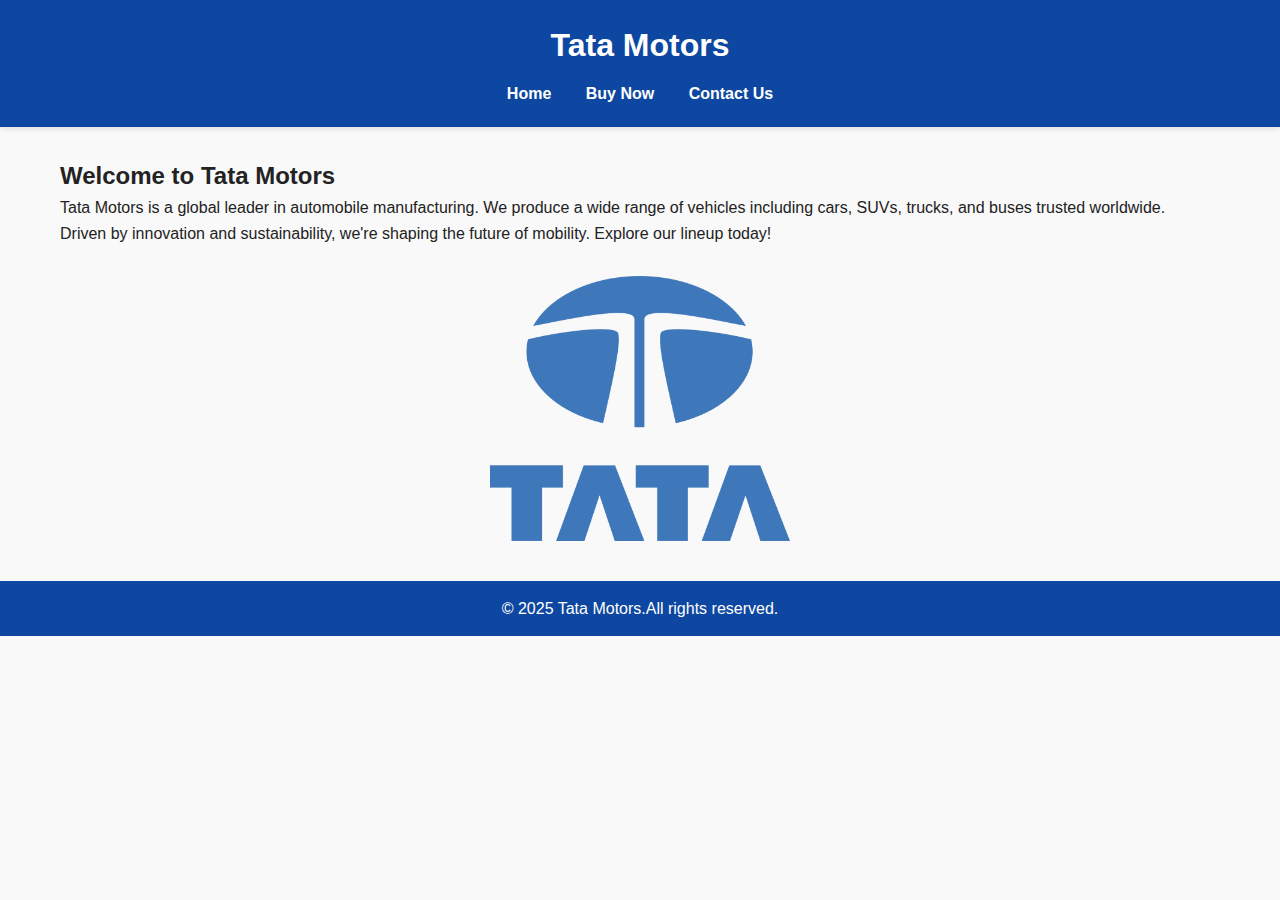
<file: ASSIGN1/index.html>
<!DOCTYPE html>
<html lang="en">
<head>
  <meta charset="UTF-8" />
  <title>Tata Motors - Home</title>
  <link rel="stylesheet" href="style.css" />
</head>
<body>
  <header>
    <h1>Tata Motors</h1>
    <nav>
      <a href="index.html">Home</a>
      <a href="buy.html">Buy Now</a>
      <a href="contact.html">Contact Us</a>
    </nav>
  </header>

  <main class="container">
    <section class="info">
      <h2>Welcome to Tata Motors</h2>
      <p>Tata Motors is a global leader in automobile manufacturing. We produce a wide range of vehicles including cars, SUVs, trucks, and buses trusted worldwide.</p>
      <p>Driven by innovation and sustainability, we're shaping the future of mobility. Explore our lineup today!</p>
    </section>
    <img src="tata-seeklogo.png" alt="Tata Logo" class="hero-img">
  </main>

  <footer>
    <p>© 2025 Tata Motors.All rights reserved.</p>
  </footer>
</body>
</html>
</file>
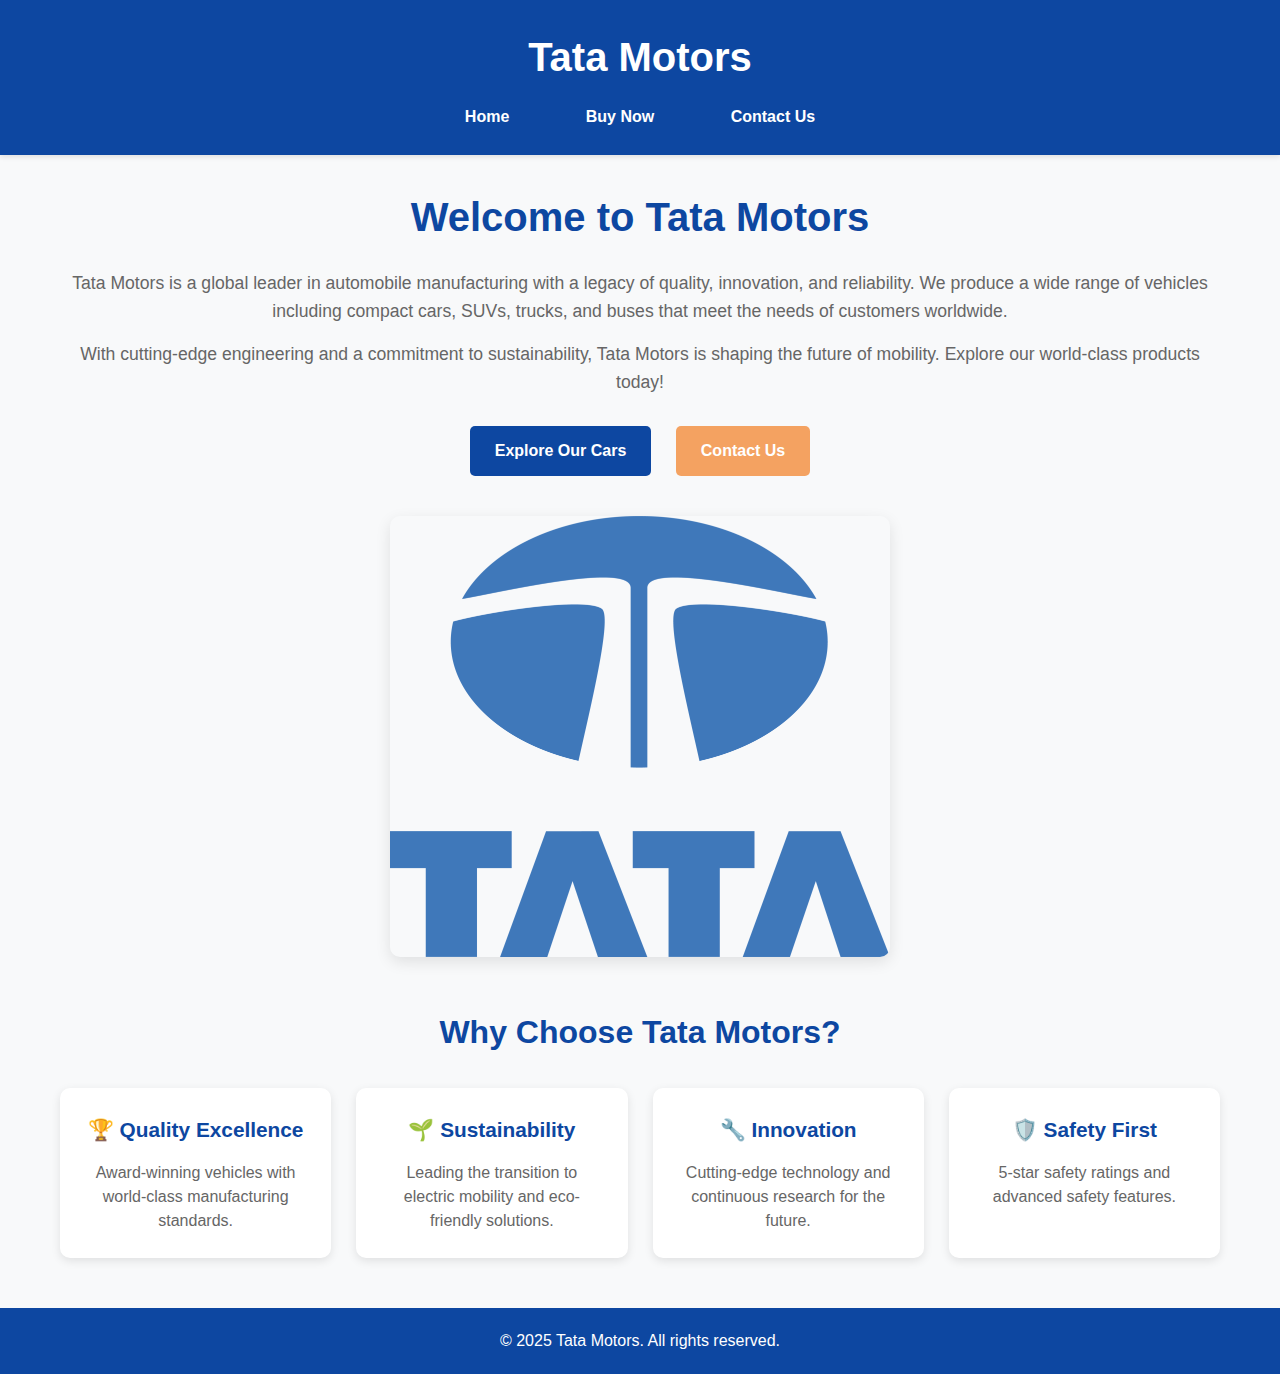
<file: ASSIGNMENT1/LABWORK/index.html>
<!DOCTYPE html>
<html lang="en">
<head>
  <meta charset="UTF-8" />
  <title>Tata Motors - Home</title>
  <link rel="stylesheet" href="style.css" />
</head>
<body>
  <header>
    <h1>Tata Motors</h1>
    <nav>
      <a href="index.html">Home</a>
      <a href="buy.html">Buy Now</a>
      <a href="contact.html">Contact Us</a>
    </nav>
  </header>

  <main class="container">
    <section class="info">
      <h2>Welcome to Tata Motors</h2>
      <p>Tata Motors is a global leader in automobile manufacturing with a legacy of quality, innovation, and reliability. We produce a wide range of vehicles including compact cars, SUVs, trucks, and buses that meet the needs of customers worldwide.</p>
      <p>With cutting-edge engineering and a commitment to sustainability, Tata Motors is shaping the future of mobility. Explore our world-class products today!</p>
      <div class="cta-buttons">
        <a href="buy.html" class="btn-primary">Explore Our Cars</a>
        <a href="contact.html" class="btn-secondary">Contact Us</a>
      </div>
    </section>
    
    <img src="tata-seeklogo.png" alt="Tata Logo" class="hero-img">
    
    <section class="features">
      <h3>Why Choose Tata Motors?</h3>
      <div class="feature-grid">
        <div class="feature-box">
          <h4>🏆 Quality Excellence</h4>
          <p>Award-winning vehicles with world-class manufacturing standards.</p>
        </div>
        <div class="feature-box">
          <h4>🌱 Sustainability</h4>
          <p>Leading the transition to electric mobility and eco-friendly solutions.</p>
        </div>
        <div class="feature-box">
          <h4>🔧 Innovation</h4>
          <p>Cutting-edge technology and continuous research for the future.</p>
        </div>
        <div class="feature-box">
          <h4>🛡️ Safety First</h4>
          <p>5-star safety ratings and advanced safety features.</p>
        </div>
      </div>
    </section>
  </main>

  <footer>
    <p>© 2025 Tata Motors. All rights reserved.</p>
  </footer>
</body>
</html>
</file>
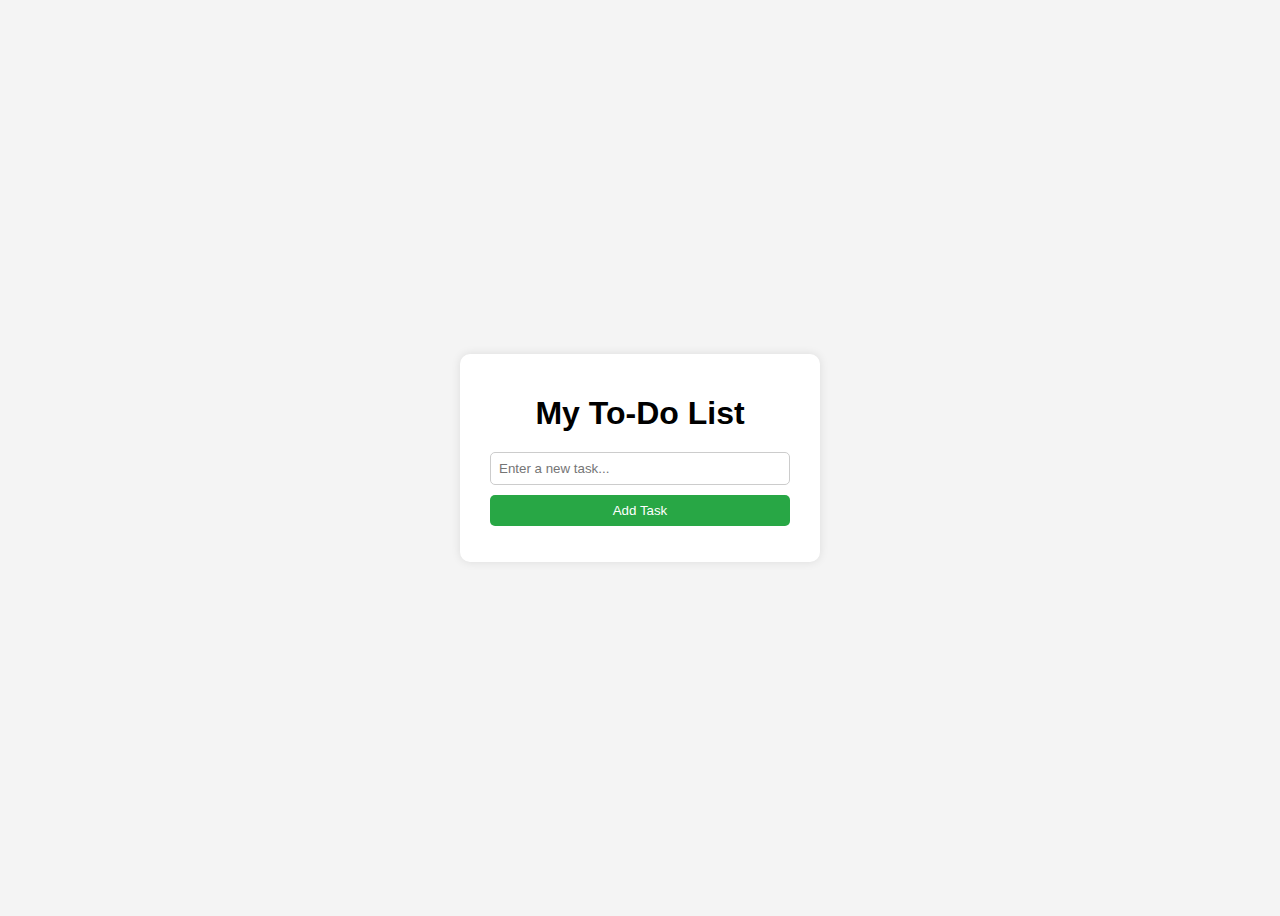
<file: ASSIGNMENT2/LABWORK/index.html>
<!DOCTYPE html>
<html lang="en">
<head>
  <meta charset="UTF-8">
  <title>Simple To-Do List</title>
  <link rel="stylesheet" href="style.css">
</head>
<body>
  <div class="todo-container">
    <h1> My To-Do List</h1>
    <input type="text" id="taskInput" placeholder="Enter a new task...">
    <button onclick="addTask()">Add Task</button>
    <ul id="taskList"></ul>
  </div>
  <script src="script.js"></script>
</body>
</html>
</file>
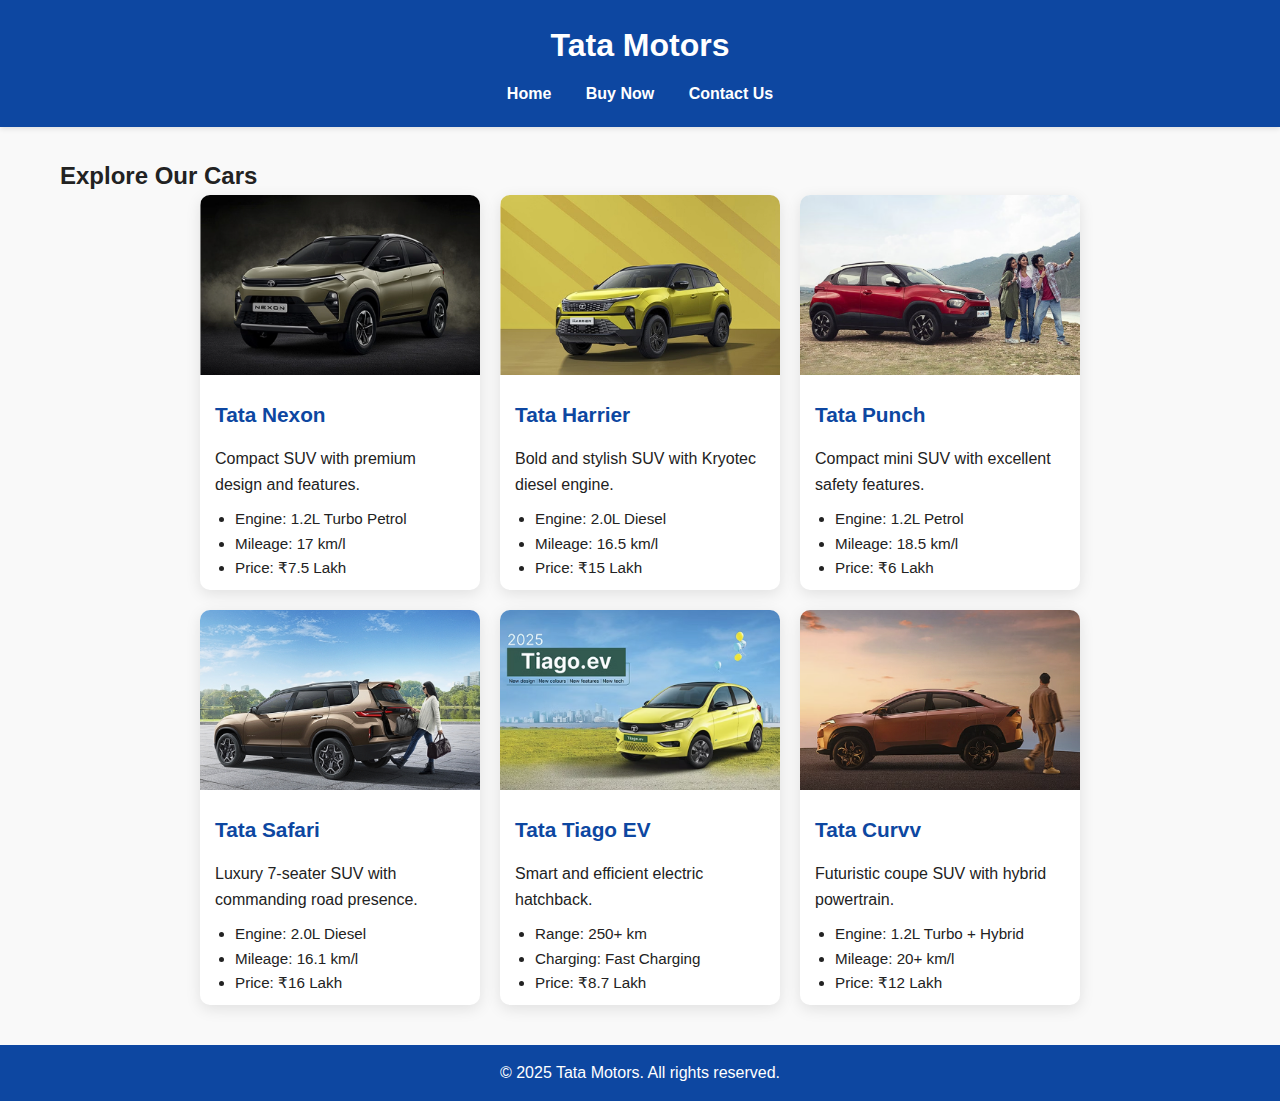
<file: ASSIGN1/buy.html>
<!DOCTYPE html>
<html lang="en">
<head>
  <meta charset="UTF-8" />
  <title>Tata Motors - Buy Now</title>
  <link rel="stylesheet" href="style.css" />
</head>
<body>
  <header>
    <h1>Tata Motors</h1>
    <nav>
      <a href="index.html">Home</a>
      <a href="buy.html">Buy Now</a>
      <a href="contact.html">Contact Us</a>
    </nav>
  </header>

  <main class="container">
    <h2>Explore Our Cars</h2>
    <div class="car-list">

      <div class="car">
        <img src="nexon.png" alt="Tata Nexon">
        <h3>Tata Nexon</h3>
        <p>Compact SUV with premium design and features.</p>
        <ul>
          <li>Engine: 1.2L Turbo Petrol</li>
          <li>Mileage: 17 km/l</li>
          <li>Price: ₹7.5 Lakh</li>
        </ul>
      </div>

      <div class="car">
        <img src="harrier.png" alt="Tata Harrier">
        <h3>Tata Harrier</h3>
        <p>Bold and stylish SUV with Kryotec diesel engine.</p>
        <ul>
          <li>Engine: 2.0L Diesel</li>
          <li>Mileage: 16.5 km/l</li>
          <li>Price: ₹15 Lakh</li>
        </ul>
      </div>

      <div class="car">
        <img src="punch.png" alt="Tata Punch">
        <h3>Tata Punch</h3>
        <p>Compact mini SUV with excellent safety features.</p>
        <ul>
          <li>Engine: 1.2L Petrol</li>
          <li>Mileage: 18.5 km/l</li>
          <li>Price: ₹6 Lakh</li>
        </ul>
      </div>

      <div class="car">
        <img src="safari.png" alt="Tata Safari">
        <h3>Tata Safari</h3>
        <p>Luxury 7-seater SUV with commanding road presence.</p>
        <ul>
          <li>Engine: 2.0L Diesel</li>
          <li>Mileage: 16.1 km/l</li>
          <li>Price: ₹16 Lakh</li>
        </ul>
      </div>

      <div class="car">
        <img src="tiago.png" alt="Tata Tiago EV">
        <h3>Tata Tiago EV</h3>
        <p>Smart and efficient electric hatchback.</p>
        <ul>
          <li>Range: 250+ km</li>
          <li>Charging: Fast Charging</li>
          <li>Price: ₹8.7 Lakh</li>
        </ul>
      </div>

      <div class="car">
        <img src="curvv.png" alt="Tata Curvv">
        <h3>Tata Curvv</h3>
        <p>Futuristic coupe SUV with hybrid powertrain.</p>
        <ul>
          <li>Engine: 1.2L Turbo + Hybrid</li>
          <li>Mileage: 20+ km/l</li>
          <li>Price: ₹12 Lakh</li>
        </ul>
      </div>

    </div>
  </main>

  <footer>
    <p>© 2025 Tata Motors. All rights reserved.</p>
  </footer>
</body>
</html>
</file>
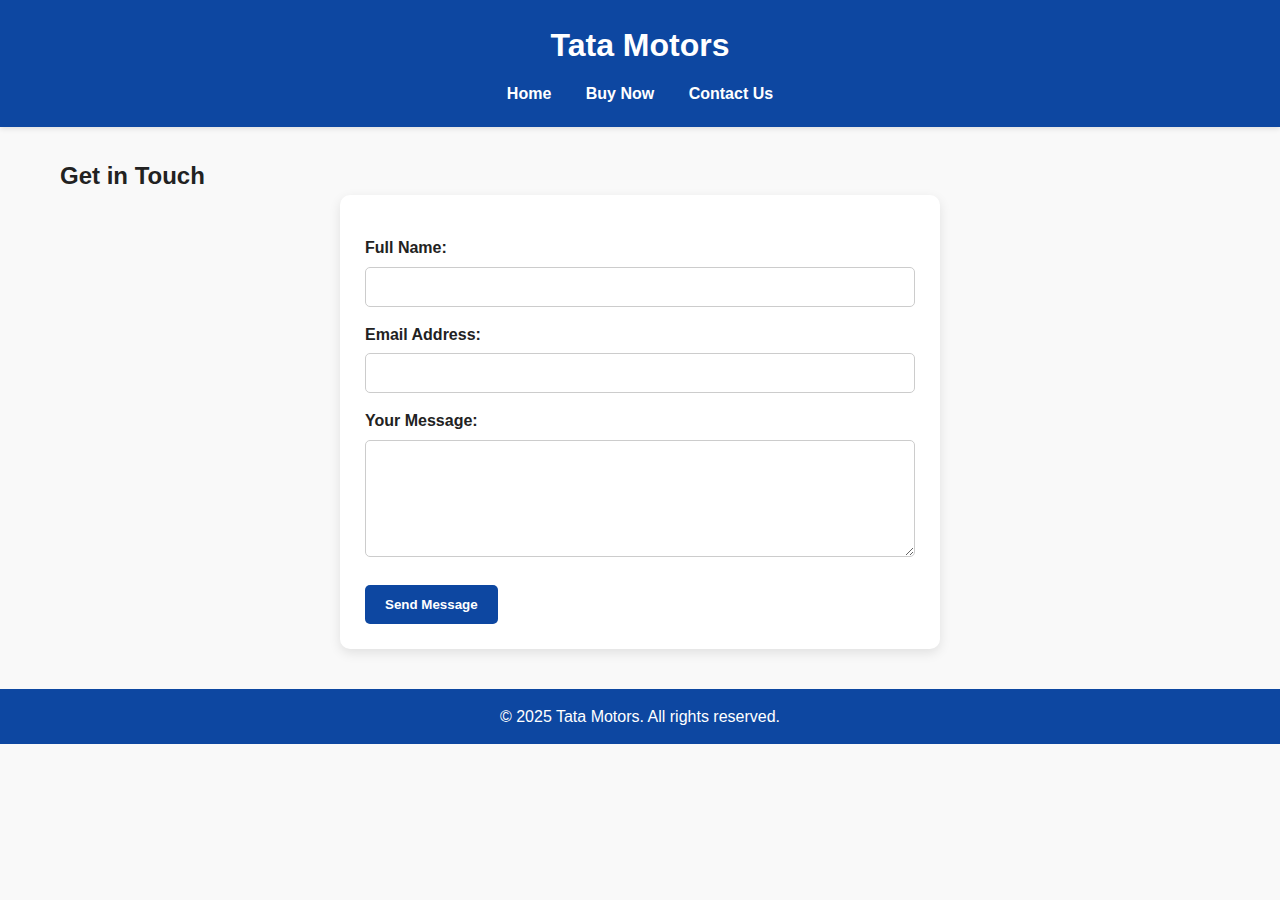
<file: ASSIGN1/contact.html>
<!DOCTYPE html>
<html lang="en">
<head>
  <meta charset="UTF-8" />
  <title>Tata Motors - Contact Us</title>
  <link rel="stylesheet" href="style.css" />
</head>
<body>
  <header>
    <h1>Tata Motors</h1>
    <nav>
      <a href="index.html">Home</a>
      <a href="buy.html">Buy Now</a>
      <a href="contact.html">Contact Us</a>
    </nav>
  </header>

  <main class="container">
    <h2>Get in Touch</h2>
    <form class="contact-form">
      <label for="name">Full Name:</label>
      <input type="text" id="name" name="name" required />

      <label for="email">Email Address:</label>
      <input type="email" id="email" name="email" required />

      <label for="message">Your Message:</label>
      <textarea id="message" name="message" rows="5" required></textarea>

      <button type="submit">Send Message</button>
    </form>
  </main>

  <footer>
    <p>© 2025 Tata Motors. All rights reserved.</p>
  </footer>
</body>
</html>
</file>
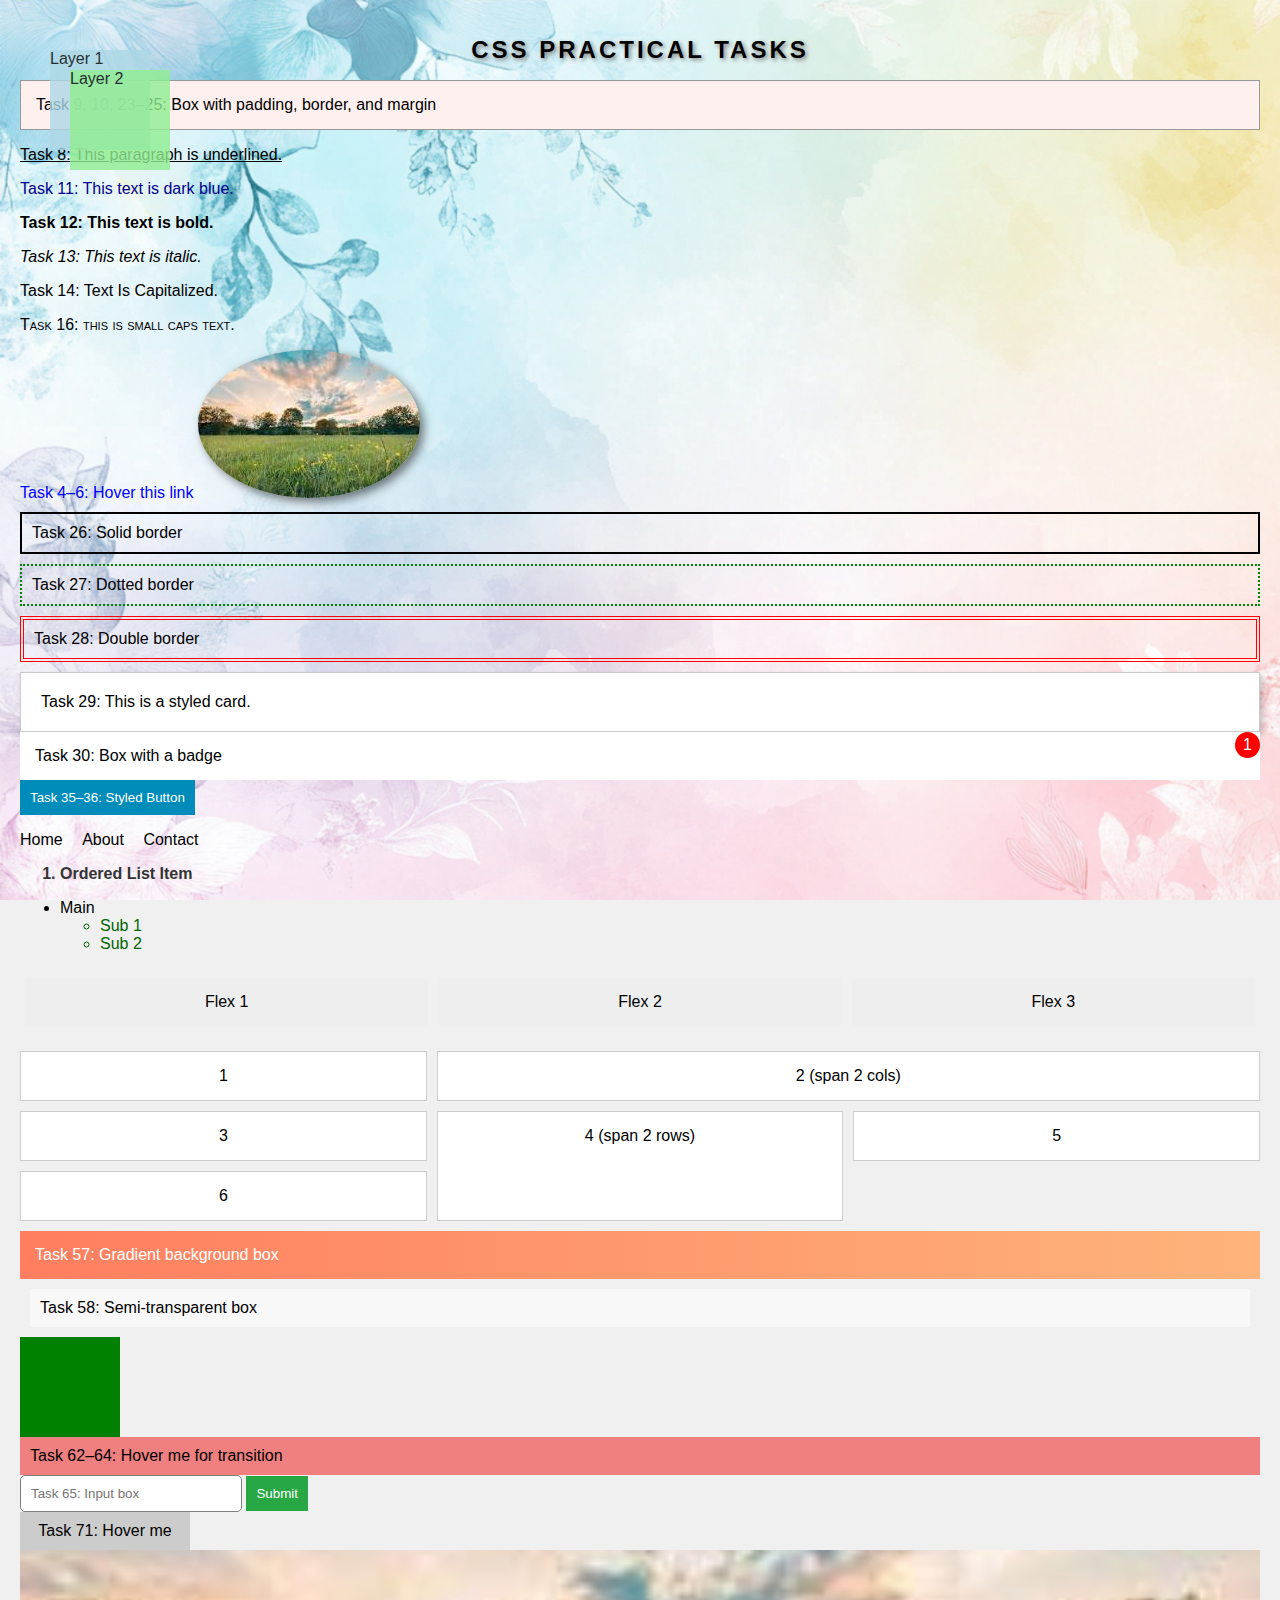
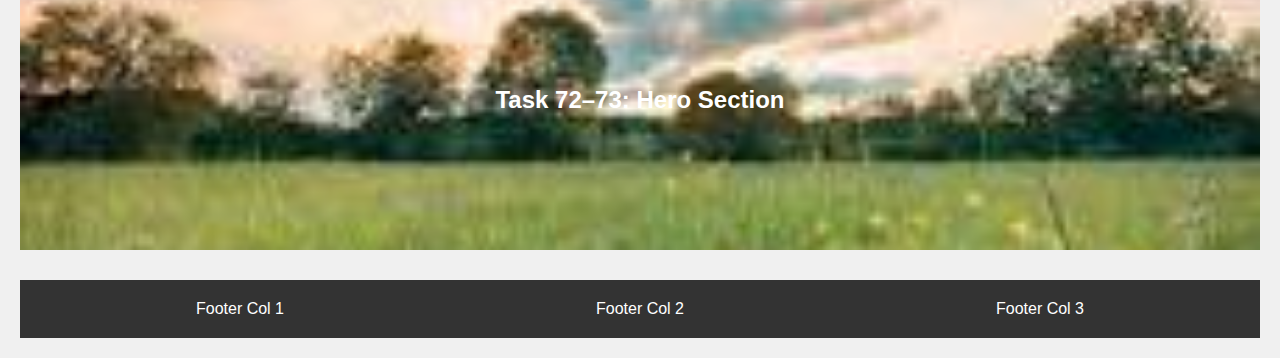
<file: ASSIGNMENT1/HOMEWORK/practical1.html>
<!DOCTYPE html>
<html lang="en">
<head>
  <meta charset="UTF-8" />
  <meta name="viewport" content="width=device-width, initial-scale=1.0" />
  <title>CSS Practical Tasks</title>
  <link rel="stylesheet" href="style.css" />
</head>
<body>

  <h1 id="mainHeading">CSS Practical Tasks</h1>

  <p id="boxPara">Task 9, 10, 23–25: Box with padding, border, and margin</p>
  <p class="underlineText">Task 8: This paragraph is underlined.</p>
  <p class="coloredText">Task 11: This text is dark blue.</p>
  <p class="boldText">Task 12: This text is bold.</p>
  <p class="italicText">Task 13: This text is italic.</p>
  <p class="capitalized">task 14: text is capitalized.</p>
  <p class="smallCaps">Task 16: this is small caps text.</p>

  <a href="#">Task 4–6: Hover this link</a>

  <img id="myImage" src="1.jpg" alt="Task 20–22: Circular Image" />

  <div class="borderSolid">Task 26: Solid border</div>
  <div class="borderDotted">Task 27: Dotted border</div>
  <div class="borderDouble">Task 28: Double border</div>

  <div id="cardBox">Task 29: This is a styled card.</div>

  <div id="relativeBox">
    Task 30: Box with a badge
    <div id="badge">1</div>
  </div>

  <div class="layerBox" id="layer1">Layer 1</div>
  <div class="layerBox" id="layer2">Layer 2</div>

  <button id="myButton">Task 35–36: Styled Button</button>

  <ul id="myList">
    <li>Home</li>
    <li>About</li>
    <li>Contact</li>
  </ul>

  <ol>
    <li>Ordered List Item</li>
  </ol>
  <ul>
    <li>Main</li>
    <ul>
      <li>Sub 1</li>
      <li>Sub 2</li>
    </ul>
  </ul>

  <div id="flexContainer">
    <div class="flexItem">Flex 1</div>
    <div class="flexItem">Flex 2</div>
    <div class="flexItem">Flex 3</div>
  </div>

  <div id="gridContainer">
    <div class="gridItem">1</div>
    <div class="gridItem gridSpanCol">2 (span 2 cols)</div>
    <div class="gridItem">3</div>
    <div class="gridItem gridSpanRow">4 (span 2 rows)</div>
    <div class="gridItem">5</div>
    <div class="gridItem">6</div>
  </div>

  <div id="gradientBox">Task 57: Gradient background box</div>
  <div class="transparentBox">Task 58: Semi-transparent box</div>

  <div id="animatedBox"></div>

  <div class="transitionBox">Task 62–64: Hover me for transition</div>

  <form>
    <input type="text" id="inputText" placeholder="Task 65: Input box" />
    <button type="submit" id="submitBtn">Submit</button>
  </form>

  <div id="hoverBox">
    Task 71: Hover me
    <div id="hiddenText">Now visible!</div>
  </div>

  <section id="myhero">
    <h2>Task 72–73: Hero Section</h2>
  </section>

  <footer id="footerBox">
    <div class="footerCol">Footer Col 1</div>
    <div class="footerCol">Footer Col 2</div>
    <div class="footerCol">Footer Col 3</div>
  </footer>

</body>
</html>
</file>
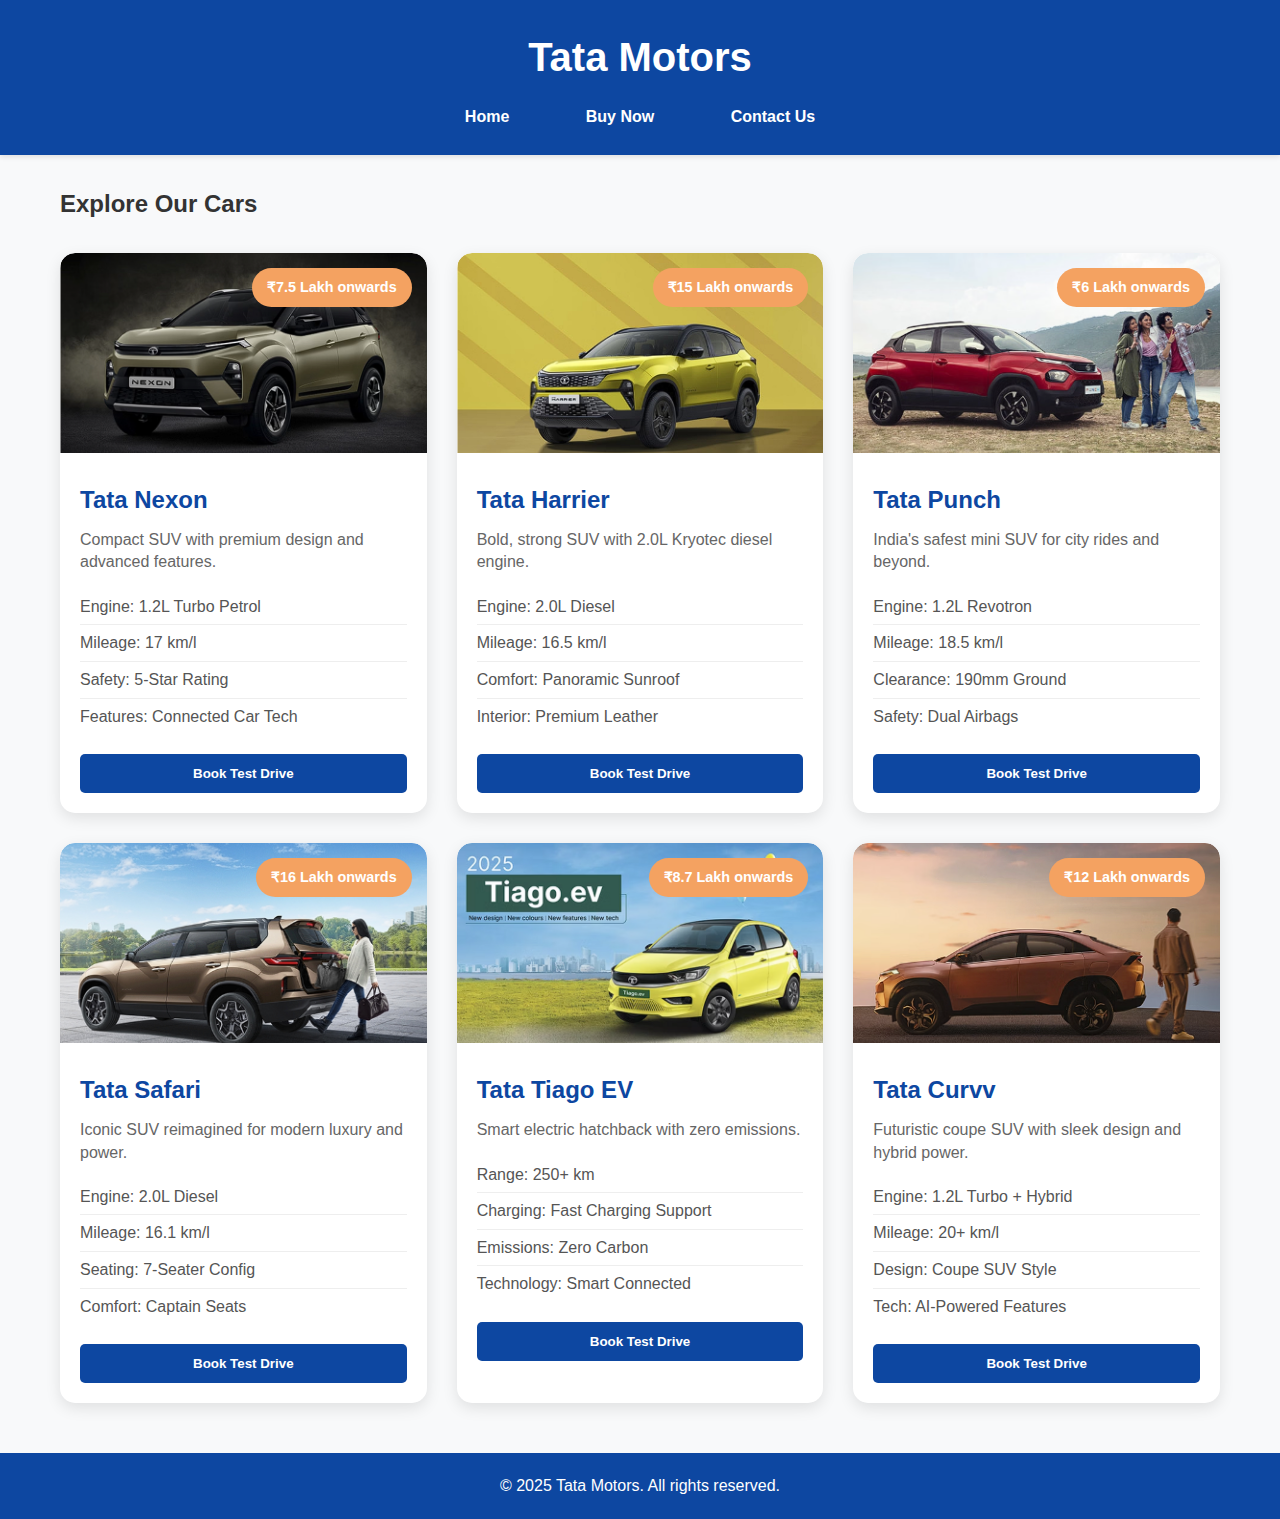
<file: ASSIGNMENT1/LABWORK/buy.html>
<!DOCTYPE html>
<html lang="en">
<head>
  <meta charset="UTF-8" />
  <title>Tata Motors - Buy Now</title>
  <link rel="stylesheet" href="style.css" />
</head>
<body>
  <header>
    <h1>Tata Motors</h1>
    <nav>
      <a href="index.html">Home</a>
      <a href="buy.html">Buy Now</a>
      <a href="contact.html">Contact Us</a>
    </nav>
  </header>

  <main class="container">
    <h2>Explore Our Cars</h2>
    <div class="car-list">
      <div class="car">
        <img src="nexon.png" alt="Tata Nexon">
        <div class="price-tag">₹7.5 Lakh onwards</div>
        <h3>Tata Nexon</h3>
        <p>Compact SUV with premium design and advanced features.</p>
        <ul>
          <li>Engine: 1.2L Turbo Petrol</li>
          <li>Mileage: 17 km/l</li>
          <li>Safety: 5-Star Rating</li>
          <li>Features: Connected Car Tech</li>
        </ul>
        <button class="btn-primary">Book Test Drive</button>
      </div>

      <div class="car">
        <img src="harrier.png" alt="Tata Harrier">
        <div class="price-tag">₹15 Lakh onwards</div>
        <h3>Tata Harrier</h3>
        <p>Bold, strong SUV with 2.0L Kryotec diesel engine.</p>
        <ul>
          <li>Engine: 2.0L Diesel</li>
          <li>Mileage: 16.5 km/l</li>
          <li>Comfort: Panoramic Sunroof</li>
          <li>Interior: Premium Leather</li>
        </ul>
        <button class="btn-primary">Book Test Drive</button>
      </div>

      <div class="car">
        <img src="punch.png" alt="Tata Punch">
        <div class="price-tag">₹6 Lakh onwards</div>
        <h3>Tata Punch</h3>
        <p>India's safest mini SUV for city rides and beyond.</p>
        <ul>
          <li>Engine: 1.2L Revotron</li>
          <li>Mileage: 18.5 km/l</li>
          <li>Clearance: 190mm Ground</li>
          <li>Safety: Dual Airbags</li>
        </ul>
        <button class="btn-primary">Book Test Drive</button>
      </div>

      <div class="car">
        <img src="safari.png" alt="Tata Safari">
        <div class="price-tag">₹16 Lakh onwards</div>
        <h3>Tata Safari</h3>
        <p>Iconic SUV reimagined for modern luxury and power.</p>
        <ul>
          <li>Engine: 2.0L Diesel</li>
          <li>Mileage: 16.1 km/l</li>
          <li>Seating: 7-Seater Config</li>
          <li>Comfort: Captain Seats</li>
        </ul>
        <button class="btn-primary">Book Test Drive</button>
      </div>

      <div class="car">
        <img src="tiago.png" alt="Tata Tiago EV">
        <div class="price-tag">₹8.7 Lakh onwards</div>
        <h3>Tata Tiago EV</h3>
        <p>Smart electric hatchback with zero emissions.</p>
        <ul>
          <li>Range: 250+ km</li>
          <li>Charging: Fast Charging Support</li>
          <li>Emissions: Zero Carbon</li>
          <li>Technology: Smart Connected</li>
        </ul>
        <button class="btn-primary">Book Test Drive</button>
      </div>

      <div class="car">
        <img src="curvv.png" alt="Tata Curvv">
        <div class="price-tag">₹12 Lakh onwards</div>
        <h3>Tata Curvv</h3>
        <p>Futuristic coupe SUV with sleek design and hybrid power.</p>
        <ul>
          <li>Engine: 1.2L Turbo + Hybrid</li>
          <li>Mileage: 20+ km/l</li>
          <li>Design: Coupe SUV Style</li>
          <li>Tech: AI-Powered Features</li>
        </ul>
        <button class="btn-primary">Book Test Drive</button>
      </div>
    </div>
  </main>

  <footer>
    <p>© 2025 Tata Motors. All rights reserved.</p>
  </footer>
</body>
</html>
</file>
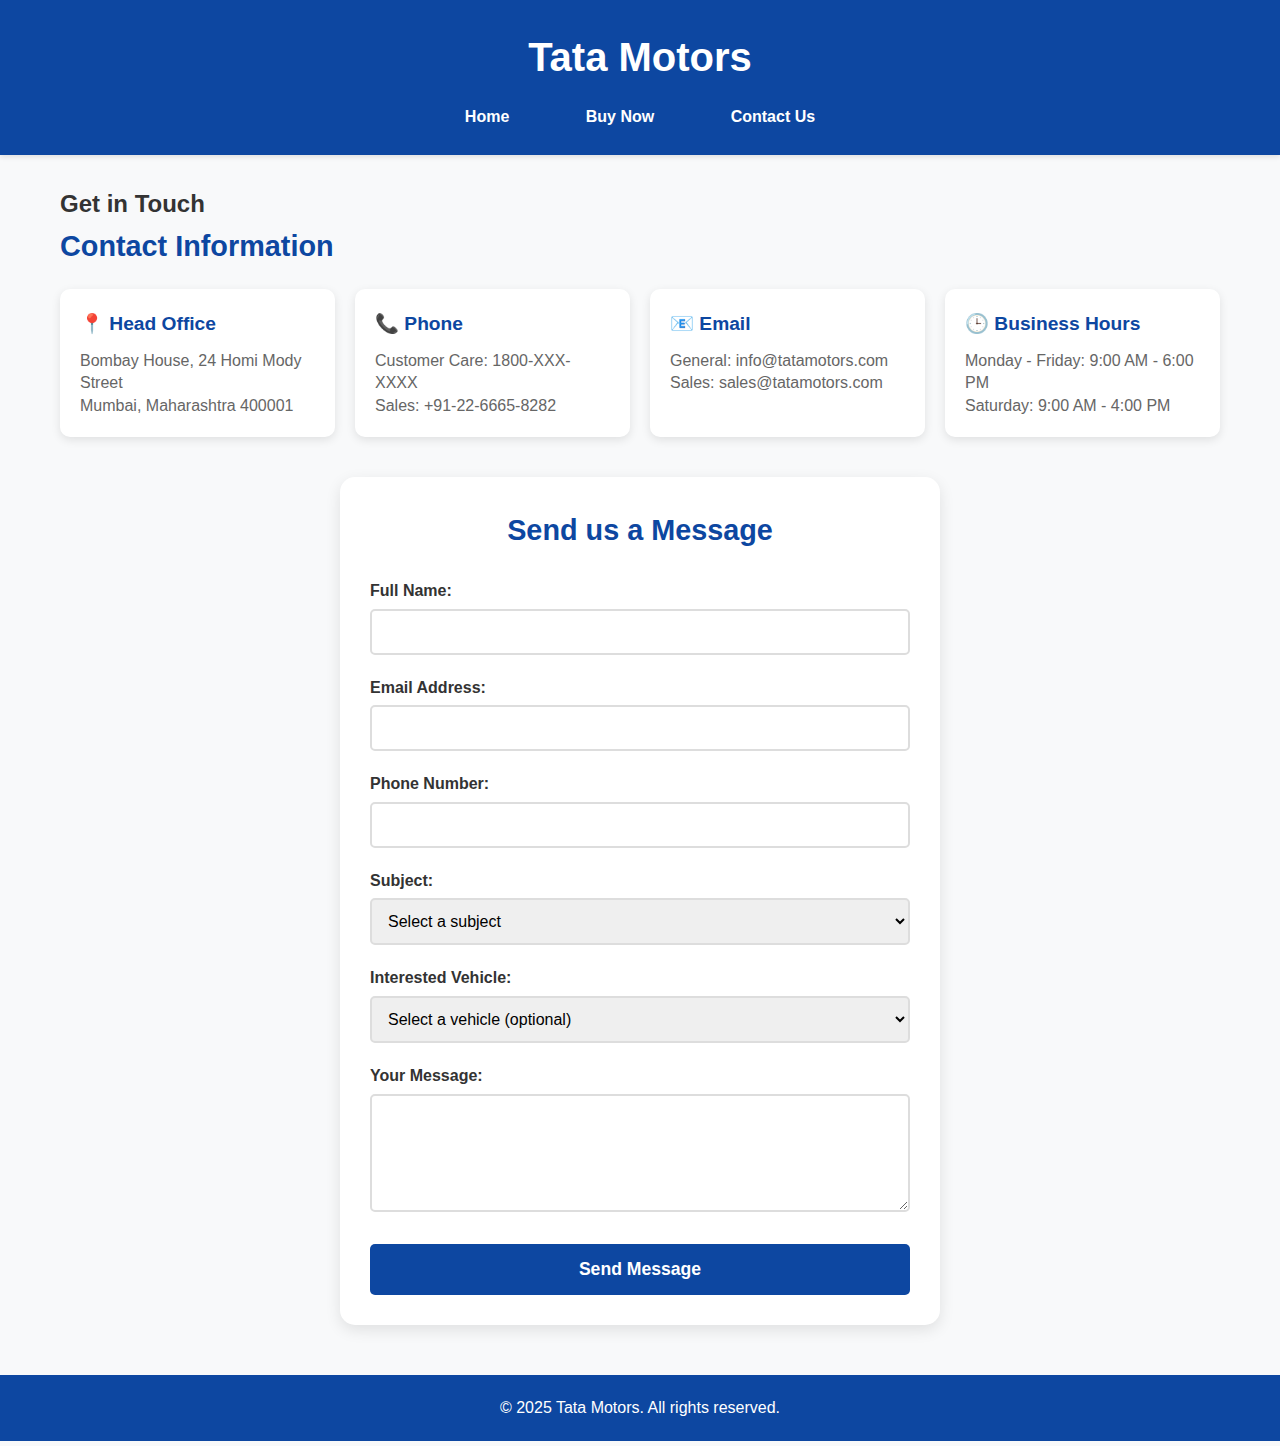
<file: ASSIGNMENT1/LABWORK/contact.html>
<!DOCTYPE html>
<html lang="en">
<head>
  <meta charset="UTF-8" />
  <title>Tata Motors - Contact Us</title>
  <link rel="stylesheet" href="style.css" />
</head>
<body>
  <header>
    <h1>Tata Motors</h1>
    <nav>
      <a href="index.html">Home</a>
      <a href="buy.html">Buy Now</a>
      <a href="contact.html">Contact Us</a>
    </nav>
  </header>

  <main class="container">
    <h2>Get in Touch</h2>
    
    <div class="contact-info">
      <h3>Contact Information</h3>
      <div class="info-grid">
        <div class="info-box">
          <h4>📍 Head Office</h4>
          <p>Bombay House, 24 Homi Mody Street<br>Mumbai, Maharashtra 400001</p>
        </div>
        <div class="info-box">
          <h4>📞 Phone</h4>
          <p>Customer Care: 1800-XXX-XXXX<br>Sales: +91-22-6665-8282</p>
        </div>
        <div class="info-box">
          <h4>📧 Email</h4>
          <p>General: info@tatamotors.com<br>Sales: sales@tatamotors.com</p>
        </div>
        <div class="info-box">
          <h4>🕒 Business Hours</h4>
          <p>Monday - Friday: 9:00 AM - 6:00 PM<br>Saturday: 9:00 AM - 4:00 PM</p>
        </div>
      </div>
    </div>

    <form class="contact-form">
      <h3>Send us a Message</h3>
      
      <label for="name">Full Name:</label>
      <input type="text" id="name" name="name" required />

      <label for="email">Email Address:</label>
      <input type="email" id="email" name="email" required />

      <label for="phone">Phone Number:</label>
      <input type="tel" id="phone" name="phone" required />

      <label for="subject">Subject:</label>
      <select id="subject" name="subject" required>
        <option value="">Select a subject</option>
        <option value="inquiry">General Inquiry</option>
        <option value="test-drive">Test Drive Request</option>
        <option value="purchase">Purchase Information</option>
        <option value="service">Service Support</option>
        <option value="feedback">Feedback</option>
      </select>

      <label for="vehicle">Interested Vehicle:</label>
      <select id="vehicle" name="vehicle">
        <option value="">Select a vehicle (optional)</option>
        <option value="nexon">Tata Nexon</option>
        <option value="harrier">Tata Harrier</option>
        <option value="punch">Tata Punch</option>
        <option value="safari">Tata Safari</option>
        <option value="tiago-ev">Tata Tiago EV</option>
        <option value="curvv">Tata Curvv</option>
      </select>

      <label for="message">Your Message:</label>
      <textarea id="message" name="message" rows="5" required></textarea>

      <button type="submit">Send Message</button>
    </form>
  </main>

  <footer>
    <p>© 2025 Tata Motors. All rights reserved.</p>
  </footer>
</body>
</html>
</file>
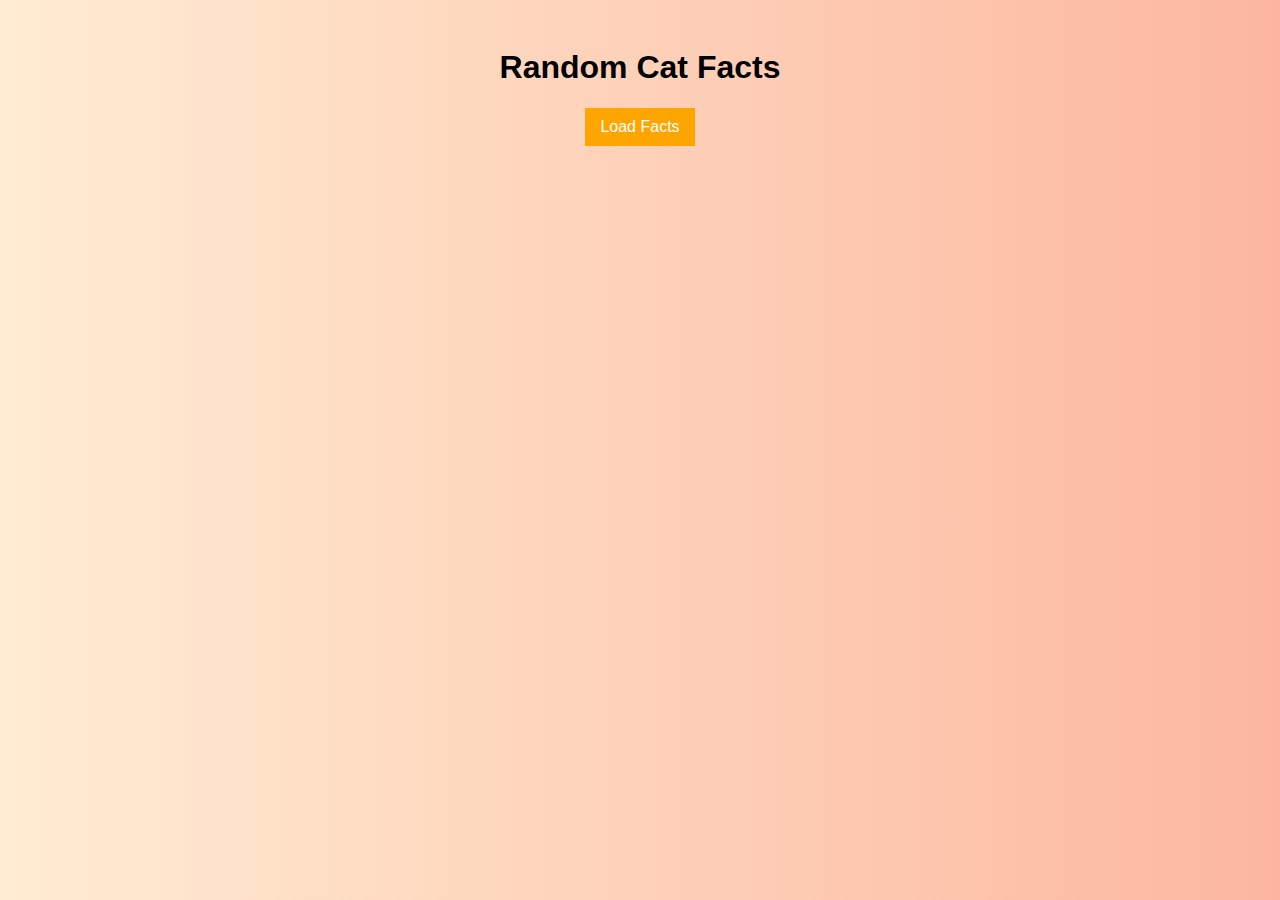
<file: ASSIGNMENT3/LABWORK/fetchcat.html>
<!DOCTYPE html>
<html>
<head>
    <title>Fetch API Example</title>
    <style>
        body {
            font-family: Arial, sans-serif;
            background: linear-gradient(to right, #ffecd2, #fcb69f);
            text-align: center;
            padding: 20px;
        }

        #loadBtn {
            background-color: orange;
            color: white;
            border: none;
            padding: 10px 15px;
            font-size: 16px;
            cursor: pointer;
        }

        .fact {
            background-color: white;
            border: 1px solid #ddd;
            padding: 10px;
            margin: 10px;
        }
    </style>
</head>
<body>

    <h1>Random Cat Facts</h1>
    <button id="loadBtn">Load Facts</button>
    <div id="facts"></div>

    <script>
        async function loadFacts() {
            let container = document.getElementById("facts");
            container.innerHTML = "";

            for (let i = 0; i < 5; i++) {
                let res = await fetch("https://catfact.ninja/fact");
                let data = await res.json();
                
                let div = document.createElement("div");
                div.className = "fact";
                
                let text = "";
                for (let key in data) {
                    text += key + ": " + data[key] + "\n";
                }
                
                div.textContent = text;
                container.appendChild(div);
            }
        }

        document.getElementById("loadBtn").onclick = loadFacts;
    </script>

</body>
</html>
</file>
<file: ASSIGN1/style.css>
* {
  margin: 0;
  padding: 0;
  box-sizing: border-box;
}

body {
  font-family: 'Segoe UI', sans-serif;
  background-color: #f9f9f9;
  color: #222;
  line-height: 1.6;
}


header {
  background-color: #0d47a1;
  color: white;
  padding: 20px;
  text-align: center;
  box-shadow: 0 2px 5px rgba(0,0,0,0.1);
}

header h1 {
  margin-bottom: 10px;
  font-size: 2rem;
}

nav a {
  color: white;
  margin: 0 15px;
  text-decoration: none;
  font-weight: 600;
  transition: color 0.3s;
}

nav a:hover {
  color: #ffcc00;
}


.container {
  max-width: 1200px;
  margin: 30px auto;
  padding: 0 20px;
}

.hero-img {
  display: block;
  margin: 30px auto;
  max-width: 300px;
  width: 100%;
}


.car-list {
  display: flex;
  flex-wrap: wrap;
  gap: 20px;
  justify-content: center;
}

.car {
  background: white;
  border-radius: 10px;
  box-shadow: 0 4px 15px rgba(0,0,0,0.1);
  width: 280px;
  transition: transform 0.3s;
}

.car:hover {
  transform: translateY(-5px);
}

.car img {
  width: 100%;
  height: 180px;
  object-fit: cover;
  border-radius: 10px 10px 0 0;
}

.car h3 {
  margin: 15px;
  color: #0d47a1;
  font-size: 1.3rem;
}

.car p,
.car ul {
  margin: 0 15px 10px;
}

.car ul {
  list-style: disc;
  padding-left: 20px;
  font-size: 0.95rem;
}


.contact-form {
  background: white;
  padding: 25px;
  max-width: 600px;
  margin: auto;
  border-radius: 10px;
  box-shadow: 0 4px 12px rgba(0,0,0,0.1);
}

.contact-form label {
  display: block;
  margin-top: 15px;
  font-weight: 600;
}

.contact-form input,
.contact-form textarea {
  width: 100%;
  padding: 10px;
  margin-top: 6px;
  border: 1px solid #ccc;
  border-radius: 5px;
  font-size: 1rem;
}

.contact-form button {
  margin-top: 20px;
  padding: 12px 20px;
  background-color: #0d47a1;
  color: white;
  border: none;
  border-radius: 5px;
  font-weight: bold;
  cursor: pointer;
  transition: background-color 0.3s;
}

.contact-form button:hover {
  background-color: #15c03d;
}


footer {
  background-color: #0d47a1;
  color: white;
  text-align: center;
  padding: 15px;
  margin-top: 40px;
}


@media (max-width: 768px) {
  nav a {
    display: block;
    margin: 10px 0;
  }

  .car-list {
    flex-direction: column;
    align-items: center;
  }

  header h1 {
    font-size: 1.6rem;
  }
}
</file>
<file: ASSIGNMENT1/LABWORK/style.css>
/* Global Styles */
* {
    margin: 0;
    padding: 0;
    box-sizing: border-box;
}

body {
    font-family: 'Arial', sans-serif;
    background-color: #f8f9fa;
    color: #333;
    line-height: 1.6;
}

header {
    background-color: #0d47a1;
    color: white;
    padding: 25px 0;
    text-align: center;
    box-shadow: 0 2px 5px rgba(0,0,0,0.1);
}

header h1 {
    font-size: 2.5rem;
    margin-bottom: 15px;
    font-weight: bold;
}

nav {
    margin-top: 15px;
}

nav a {
    color: white;
    margin: 0 20px;
    text-decoration: none;
    font-weight: bold;
    padding: 8px 16px;
    border-radius: 5px;
    transition: background-color 0.3s;
}

nav a:hover {
    background-color: #1565c0;
    text-decoration: none;
}

.container {
    max-width: 1200px;
    margin: 30px auto;
    padding: 0 20px;
}

/* Home Page Styles */
.info {
    text-align: center;
    margin-bottom: 40px;
}

.info h2 {
    font-size: 2.5rem;
    color: #0d47a1;
    margin-bottom: 20px;
}

.info p {
    font-size: 1.1rem;
    margin-bottom: 15px;
    color: #666;
}

.cta-buttons {
    margin-top: 30px;
}

.btn-primary {
    background-color: #0d47a1;
    color: white;
    padding: 12px 25px;
    text-decoration: none;
    border-radius: 5px;
    margin: 0 10px;
    font-weight: bold;
    display: inline-block;
    border: none;
    cursor: pointer;
    transition: background-color 0.3s;
}

.btn-primary:hover {
    background-color: #1565c0;
}

.btn-secondary {
    background-color: #f4a261;
    color: white;
    padding: 12px 25px;
    text-decoration: none;
    border-radius: 5px;
    margin: 0 10px;
    font-weight: bold;
    display: inline-block;
    border: none;
    cursor: pointer;
    transition: background-color 0.3s;
}

.btn-secondary:hover {
    background-color: #e76f51;
}

.hero-img {
    max-width: 500px;
    width: 100%;
    height: auto;
    display: block;
    margin: 30px auto;
    border-radius: 10px;
    box-shadow: 0 5px 15px rgba(0,0,0,0.1);
}

.features {
    margin-top: 50px;
    text-align: center;
}

.features h3 {
    font-size: 2rem;
    color: #0d47a1;
    margin-bottom: 30px;
}

.feature-grid {
    display: grid;
    grid-template-columns: repeat(auto-fit, minmax(250px, 1fr));
    gap: 25px;
    margin-top: 30px;
}

.feature-box {
    background: white;
    padding: 25px;
    border-radius: 10px;
    box-shadow: 0 3px 10px rgba(0,0,0,0.1);
    text-align: center;
}

.feature-box h4 {
    color: #0d47a1;
    margin-bottom: 15px;
    font-size: 1.3rem;
}

.feature-box p {
    color: #666;
    line-height: 1.5;
}

/* Car List Styles */
.car-list {
    display: grid;
    grid-template-columns: repeat(auto-fit, minmax(320px, 1fr));
    gap: 30px;
    margin-top: 30px;
}

.car {
    background: white;
    padding: 0;
    border-radius: 15px;
    box-shadow: 0 5px 15px rgba(0,0,0,0.1);
    transition: transform 0.3s ease;
    overflow: hidden;
    position: relative;
}

.car:hover {
    transform: translateY(-5px);
    box-shadow: 0 10px 25px rgba(0,0,0,0.15);
}

.car img {
    width: 100%;
    height: 200px;
    object-fit: cover;
    border-radius: 15px 15px 0 0;
}

.price-tag {
    position: absolute;
    top: 15px;
    right: 15px;
    background-color: #f4a261;
    color: white;
    padding: 8px 15px;
    border-radius: 20px;
    font-weight: bold;
    font-size: 0.9rem;
}

.car h3 {
    color: #0d47a1;
    margin: 20px 20px 10px 20px;
    font-size: 1.5rem;
}

.car p {
    margin: 0 20px 15px 20px;
    color: #666;
    line-height: 1.4;
}

.car ul {
    list-style: none;
    margin: 0 20px 20px 20px;
    padding: 0;
}

.car ul li {
    padding: 5px 0;
    color: #555;
    border-bottom: 1px solid #eee;
}

.car ul li:last-child {
    border-bottom: none;
}

.car button {
    margin: 0 20px 20px 20px;
    width: calc(100% - 40px);
}

/* Contact Form Styles */
.contact-info {
    margin-bottom: 40px;
}

.contact-info h3 {
    color: #0d47a1;
    margin-bottom: 20px;
    font-size: 1.8rem;
}

.info-grid {
    display: grid;
    grid-template-columns: repeat(auto-fit, minmax(250px, 1fr));
    gap: 20px;
    margin-bottom: 40px;
}

.info-box {
    background: white;
    padding: 20px;
    border-radius: 10px;
    box-shadow: 0 3px 10px rgba(0,0,0,0.1);
}

.info-box h4 {
    color: #0d47a1;
    margin-bottom: 10px;
    font-size: 1.2rem;
}

.info-box p {
    color: #666;
    line-height: 1.4;
}

.contact-form {
    background: white;
    padding: 30px;
    border-radius: 15px;
    box-shadow: 0 5px 15px rgba(0,0,0,0.1);
    max-width: 600px;
    margin: 0 auto;
}

.contact-form h3 {
    color: #0d47a1;
    margin-bottom: 25px;
    font-size: 1.8rem;
    text-align: center;
}

.contact-form label {
    display: block;
    margin-top: 20px;
    margin-bottom: 5px;
    font-weight: bold;
    color: #333;
}

.contact-form input,
.contact-form textarea,
.contact-form select {
    width: 100%;
    padding: 12px;
    border: 2px solid #ddd;
    border-radius: 5px;
    font-size: 1rem;
    transition: border-color 0.3s;
}

.contact-form input:focus,
.contact-form textarea:focus,
.contact-form select:focus {
    outline: none;
    border-color: #0d47a1;
}

.contact-form button {
    margin-top: 25px;
    width: 100%;
    background-color: #0d47a1;
    color: white;
    padding: 15px;
    border: none;
    border-radius: 5px;
    font-size: 1.1rem;
    font-weight: bold;
    cursor: pointer;
    transition: background-color 0.3s;
}

.contact-form button:hover {
    background-color: #1565c0;
}

/* Footer */
footer {
    background-color: #0d47a1;
    color: white;
    text-align: center;
    padding: 20px 0;
    margin-top: 50px;
}

footer p {
    font-size: 1rem;
}

/* Responsive Design */
@media (max-width: 768px) {
    header h1 {
        font-size: 2rem;
    }

    nav a {
        display: block;
        margin: 10px 0;
    }

    .container {
        padding: 0 15px;
    }

    .info h2 {
        font-size: 2rem;
    }

    .car-list {
        grid-template-columns: 1fr;
    }

    .feature-grid {
        grid-template-columns: 1fr;
    }

    .info-grid {
        grid-template-columns: 1fr;
    }

    .cta-buttons {
        display: flex;
        flex-direction: column;
        align-items: center;
        gap: 15px;
    }

    .btn-primary,
    .btn-secondary {
        margin: 0;
        width: 200px;
        text-align: center;
    }
}

@media (max-width: 480px) {
    .hero-img {
        max-width: 100%;
    }
    
    .contact-form {
        padding: 20px;
    }
}
</file>
<file: ASSIGNMENT2/LABWORK/style.css>
body {
    font-family: Arial, sans-serif;
    background-color: #f4f4f4;
    display: flex;
    justify-content: center;
    align-items: center;
    height: 100vh;
  }
  
  .todo-container {
    background: white;
    padding: 20px 30px;
    border-radius: 10px;
    box-shadow: 0 0 10px rgba(0, 0, 0, 0.1);
    width: 300px;
  }
  
  h1 {
    text-align: center;
    margin-bottom: 20px;
  }
  
  input[type="text"] {
    width: 100%;
    padding: 8px;
    margin-bottom: 10px;
    box-sizing: border-box;
    border: 1px solid #ccc;
    border-radius: 5px;
  }
  
  button {
    width: 100%;
    padding: 8px;
    background-color: #28a745;
    color: white;
    border: none;
    border-radius: 5px;
    cursor: pointer;
  }
  
  button:hover {
    background-color: #218838;
  }
  
  ul {
    list-style-type: none;
    padding: 0;
  }
  
  li {
    background-color: #e9ecef;
    margin-top: 10px;
    padding: 8px;
    border-radius: 5px;
    position: relative;
  }
  
  li .delete {
    position: absolute;
    right: 10px;
    top: 8px;
    color: red;
    cursor: pointer;
  }
  
  li .complete {
    position: absolute;
    right: 40px;
    top: 8px;
    color: green;
    cursor: pointer;
  }
  
  li.completed {
    text-decoration: line-through;
    opacity: 0.6;
  }
</file>
<file: ASSIGNMENT1/HOMEWORK/style.css>
/* General body styles (Tasks 1, 2, 18, 19, 59) */
body {
  background-color: #f0f0f0;
  font-family: Arial, sans-serif;
  background-image: url('2.jpg');
  background-size: cover;
  background-attachment: fixed;
  margin: 0;
  padding: 20px;
}

/* Task 3, 7, 15, 17: Uppercase, center, spacing, shadow */
#mainHeading {
  text-transform: uppercase;
  text-align: center;
  letter-spacing: 3px;
  text-shadow: 2px 2px 4px gray;
  font-size: 24px;
  font-weight: bold;
}

/* Task 4, 5, 6: Link styling */
a {
  color: blue;
  text-decoration: none;
}
a:hover {
  text-decoration: underline;
}

/* Task 8: Underlined text */
.underlineText {
  text-decoration: underline;
}

/* Task 9, 10, 23–25: Box with ID, padding, border, margin */
#boxPara {
  background-color: #fff0f0;
  padding: 15px;
  border: 1px solid #999;
  margin: 10px 0;
}

/* Task 11: Colored paragraph text */
.coloredText {
  color: darkblue;
}

/* Task 12 */
.boldText {
  font-weight: bold;
}

/* Task 13 */
.italicText {
  font-style: italic;
}

/* Task 14 */
.capitalized {
  text-transform: capitalize;
}

/* Task 16: Small caps */
.smallCaps {
  font-variant: small-caps;
}

/* Task 20–22: Responsive circular image with shadow */
#myImage {
  max-width: 100%;
  height: auto;
  border-radius: 50%;
  box-shadow: 4px 4px 10px rgba(0,0,0,0.5);
}

/* Tasks 26–28: Multiple borders */
.borderSolid {
  border: 2px solid black;
  padding: 10px;
  margin: 10px 0;
}
.borderDotted {
  border: 2px dotted green;
  padding: 10px;
  margin: 10px 0;
}
.borderDouble {
  border: 4px double red;
  padding: 10px;
  margin: 10px 0;
}

/* Task 29: Card styling */
#cardBox {
  padding: 20px;
  border: 1px solid #ccc;
  box-shadow: 3px 3px 6px rgba(0,0,0,0.2);
  background: white;
}

/* Tasks 30, 31: Positioning badge */
#relativeBox {
  position: relative;
  background: #fff;
  padding: 15px;
}
#badge {
  position: absolute;
  top: 0;
  right: 0;
  background: red;
  color: white;
  padding: 4px 8px;
  border-radius: 50%;
}

/* Tasks 32–34: Z-index layering */
.layerBox {
  position: absolute;
  width: 100px;
  height: 100px;
  opacity: 0.8;
}
#layer1 {
  background: lightblue;
  z-index: 1;
  top: 50px;
  left: 50px;
}
#layer2 {
  background: lightgreen;
  z-index: 2;
  top: 70px;
  left: 70px;
}

/* Tasks 35, 36: Button hover and focus */
#myButton {
  background: #008cba;
  color: white;
  padding: 10px;
  border: none;
  cursor: pointer;
}
#myButton:hover {
  background: #005f5f;
}
#myButton:focus {
  border: 2px solid black;
}

/* Tasks 37–39: List horizontal layout */
#myList {
  list-style: none;
  padding: 0;
}
#myList li {
  display: inline;
  margin-right: 15px;
}

/* Tasks 40–41: Nested list styling */
ol li {
  color: #333;
  font-weight: bold;
}
ul ul {
  list-style-type: circle;
  color: darkgreen;
}

/* Tasks 42–44: Flex layout */
#flexContainer {
  display: flex;
  justify-content: space-around;
  align-items: center;
  margin-top: 20px;
}
.flexItem {
  background: #eee;
  padding: 15px;
  margin: 5px;
  flex: 1;
  text-align: center;
}

/* Tasks 45–51: Extra Flex alignments */
.flexStart {
  justify-content: flex-start;
}
.flexEnd {
  justify-content: flex-end;
}
.flexCenter {
  justify-content: center;
}

/* Tasks 52–56: Grid layout */
#gridContainer {
  display: grid;
  grid-template-columns: repeat(3, 1fr);
  gap: 10px;
  margin-top: 20px;
}
.gridItem {
  background: #fff;
  padding: 15px;
  border: 1px solid #ccc;
  text-align: center;
}
.gridSpanCol {
  grid-column: span 2;
}
.gridSpanRow {
  grid-row: span 2;
}

/* Task 57: Gradient background */
#gradientBox {
  background: linear-gradient(to right, #ff7e5f, #feb47b);
  padding: 15px;
  color: white;
  margin: 10px 0;
}

/* Task 58: Transparent background */
.transparentBox {
  background-color: rgba(255, 255, 255, 0.5);
  padding: 10px;
  margin: 10px;
}

/* Tasks 60, 61: Simple animation */
#animatedBox {
  width: 100px;
  height: 100px;
  background: green;
  animation: slideRight 4s infinite;
}
@keyframes slideRight {
  0% { transform: translateX(0); }
  100% { transform: translateX(100px); }
}

/* Tasks 62–64: Transition effect */
.transitionBox {
  background: lightcoral;
  padding: 10px;
  transition: background 0.5s ease;
}
.transitionBox:hover {
  background: tomato;
}

/* Tasks 65–67: Input styling */
#inputText {
  padding: 10px;
  border-radius: 5px;
  border: 1px solid gray;
  width: 200px;
}
#inputText:focus {
  border-color: blue;
}
#submitBtn {
  background: #28a745;
  color: white;
  padding: 10px;
  border: none;
}
#submitBtn:hover {
  background: #218838;
}
#submitBtn:active {
  background: #1e7e34;
}

/* Tasks 68–70: Responsive design */
@media (max-width: 600px) {
  body {
    font-size: 14px;
  }
  #flexContainer {
    flex-direction: column;
  }
  #myList li {
    display: block;
    margin-bottom: 10px;
  }
}

/* Task 71: Show/hide on hover */
#hoverBox {
  background: #ccc;
  padding: 10px;
  width: 150px;
  text-align: center;
}
#hiddenText {
  display: none;
}
#hoverBox:hover #hiddenText {
  display: block;
}

/* Tasks 72–73: Hero section */
#myhero {
  background: url('1.jpg') center/cover no-repeat;
  color: white;
  padding: 50px;
  text-align: center;
  height: 200px;
  display: flex;
  align-items: center;
  justify-content: center;
}

/* Tasks 74–76: Footer layout */
#footerBox {
  display: flex;
  justify-content: space-around;
  background: #333;
  color: white;
  padding: 20px;
  margin-top: 30px;
}
.footerCol {
  flex: 1;
  text-align: center;
}
</file>
